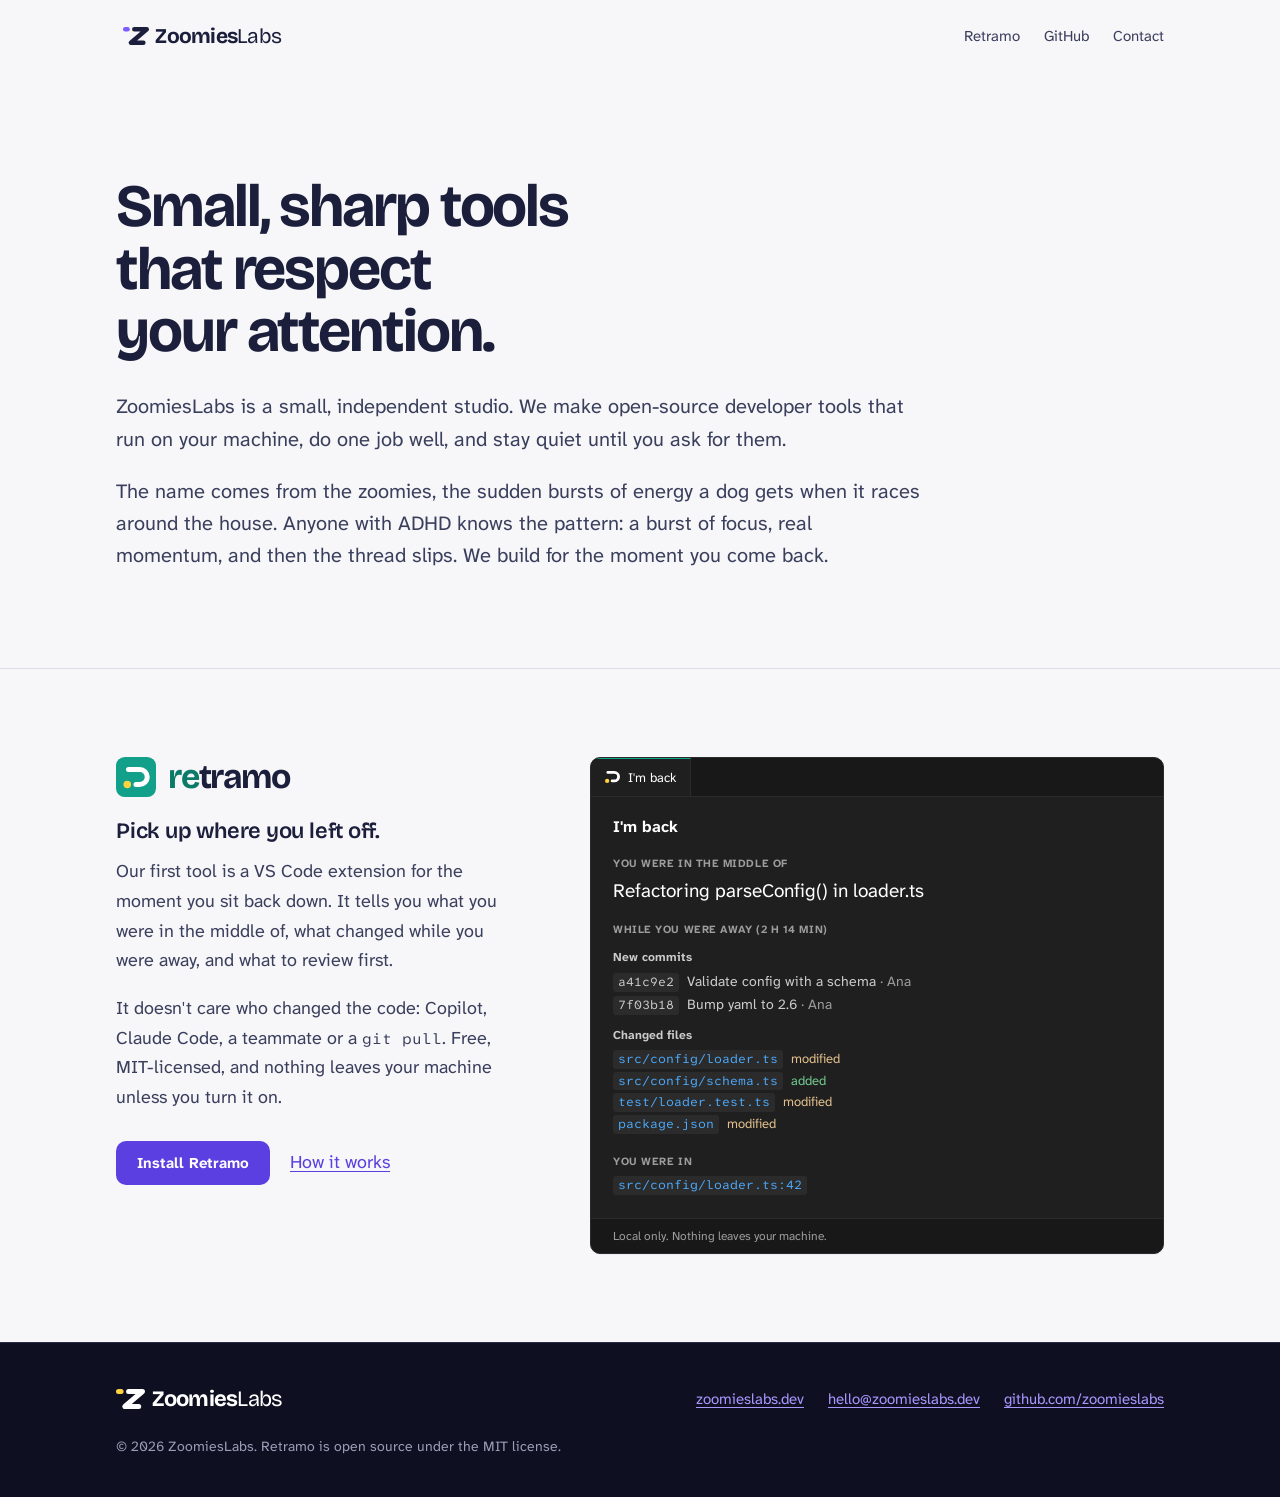
<file: index.html>
<!doctype html>
<html lang="en">
<head>
<meta charset="utf-8">
<meta name="viewport" content="width=device-width, initial-scale=1">
<title>ZoomiesLabs</title>
<meta name="description" content="ZoomiesLabs builds developer tools that run on your machine, do one job well, and never interrupt you. Open source, MIT. Makers of Retramo for VS Code.">
<link rel="canonical" href="https://zoomieslabs.dev/">
<link rel="icon" href="/favicon.ico" sizes="48x48">
<link rel="icon" href="/favicon.svg" type="image/svg+xml">
<link rel="preload" href="/assets/fonts/bricolage-grotesque.woff2" as="font" type="font/woff2" crossorigin>
<link rel="preload" href="/assets/fonts/atkinson-hyperlegible-next.woff2" as="font" type="font/woff2" crossorigin>
<link rel="stylesheet" href="/assets/site.css">
<meta name="theme-color" content="#F7F7FA" media="(prefers-color-scheme: light)">
<meta name="theme-color" content="#0E1022" media="(prefers-color-scheme: dark)">
<meta property="og:type" content="website">
<meta property="og:site_name" content="ZoomiesLabs">
<meta property="og:title" content="ZoomiesLabs · Small, sharp tools that respect your attention">
<meta property="og:description" content="Developer tools that run on your machine, do one job well, and never interrupt you. Open source, MIT.">
<meta property="og:url" content="https://zoomieslabs.dev/">
<meta property="og:image" content="https://zoomieslabs.dev/assets/media/banner-light.png">
<meta property="og:image:width" content="2560">
<meta property="og:image:height" content="640">
<meta property="og:image:alt" content="Retramo: pick up where you left off">
<meta name="twitter:card" content="summary_large_image">
<meta name="twitter:title" content="ZoomiesLabs · Small, sharp tools that respect your attention">
<meta name="twitter:description" content="Developer tools that run on your machine, do one job well, and never interrupt you. Open source, MIT.">
<meta name="twitter:image" content="https://zoomieslabs.dev/assets/media/banner-light.png">
</head>
<body>
<a class="skip" href="#main">Skip to content</a>

<header class="site-header">
  <div class="container">
    <a class="lockup" href="/" aria-label="ZoomiesLabs, home">
      <picture>
        <source srcset="/assets/brand/zoomieslabs-mark-on-dark-tight.svg" media="(prefers-color-scheme: dark)">
        <img src="/assets/brand/zoomieslabs-mark-on-light-tight.svg" alt="" width="46" height="32">
      </picture>
      <span class="wordmark">Zoomies<span>Labs</span></span>
    </a>
    <nav class="site-nav" aria-label="Main">
      <ul>
        <li><a href="/retramo">Retramo</a></li>
        <li><a href="https://github.com/zoomieslabs">GitHub</a></li>
        <li><a href="mailto:hello@zoomieslabs.dev">Contact</a></li>
      </ul>
    </nav>
  </div>
</header>

<main id="main">
  <section class="intro" aria-labelledby="intro-title">
    <div class="container">
      <h1 id="intro-title">Small, sharp tools that respect your attention.</h1>
      <div class="prose lead">
        <p>ZoomiesLabs is a small, independent studio. We make open-source developer tools that run on your machine, do one job well, and stay quiet until you ask for them.</p>
        <p>The name comes from the zoomies, the sudden bursts of energy a dog gets when it races around the house. Anyone with ADHD knows the pattern: a burst of focus, real momentum, and then the thread slips. We build for the moment you come back.</p>
      </div>
    </div>
  </section>

  <section class="product" aria-labelledby="retramo-title">
    <div class="container product-grid">
      <div>
        <h2 id="retramo-title" class="product-name">
          <img src="/assets/brand/retramo-icon.svg" alt="" width="40" height="40">
          <span class="pwm"><span class="re">re</span>tramo</span>
        </h2>
        <p class="tagline">Pick up where you left off.</p>
        <div class="prose">
          <p>Our first tool is a VS Code extension for the moment you sit back down. It tells you what you were in the middle of, what changed while you were away, and what to review first.</p>
          <p>It doesn't care who changed the code: Copilot, Claude Code, a teammate or a <code>git pull</code>. Free, MIT-licensed, and nothing leaves your machine unless you turn it on.</p>
        </div>
        <div class="get">
          <a class="btn btn-primary" href="/retramo#install">Install Retramo</a>
          <a href="/retramo">How it works</a>
        </div>
      </div>

      <figure class="shot" aria-label="What Retramo's panel shows when you come back">
        <div class="shot-bar">
          <span class="shot-tab"><img src="/assets/brand/retramo-glyph-on-dark-tight.svg" alt="" width="42" height="34">I'm back</span>
        </div>
        <div class="shot-body">
          <h3>I'm back</h3>
          <h4>You were in the middle of</h4>
          <p class="intent">Refactoring parseConfig() in loader.ts</p>

          <h4>While you were away (2 h 14 min)</h4>
          <h5>New commits</h5>
          <ul>
            <li><span class="chip hash">a41c9e2</span><span>Validate config with a schema <span class="by">· Ana</span></span></li>
            <li><span class="chip hash">7f03b18</span><span>Bump yaml to 2.6 <span class="by">· Ana</span></span></li>
          </ul>
          <h5>Changed files</h5>
          <ul>
            <li><span class="chip">src/config/loader.ts</span><span class="st modified">modified</span></li>
            <li><span class="chip">src/config/schema.ts</span><span class="st added">added</span></li>
            <li><span class="chip">test/loader.test.ts</span><span class="st modified">modified</span></li>
            <li><span class="chip">package.json</span><span class="st modified">modified</span></li>
          </ul>

          <h4>You were in</h4>
          <ul><li><span class="chip">src/config/loader.ts:42</span></li></ul>
        </div>
        <figcaption class="shot-foot">Local only. Nothing leaves your machine.</figcaption>
      </figure>
    </div>
  </section>
</main>

<footer class="site-footer">
  <div class="container">
    <div class="row">
      <a class="lockup" href="/" aria-label="ZoomiesLabs, home">
        <img src="/assets/brand/zoomieslabs-mark-on-dark-tight.svg" alt="" width="29" height="20">
        <span class="wordmark">Zoomies<span>Labs</span></span>
      </a>
      <ul>
        <li><a href="https://zoomieslabs.dev/">zoomieslabs.dev</a></li>
        <li><a href="mailto:hello@zoomieslabs.dev">hello@zoomieslabs.dev</a></li>
        <li><a href="https://github.com/zoomieslabs">github.com/zoomieslabs</a></li>
      </ul>
    </div>
    <p class="legal">© 2026 ZoomiesLabs. Retramo is open source under the MIT license.</p>
  </div>
</footer>
</body>
</html>
</file>
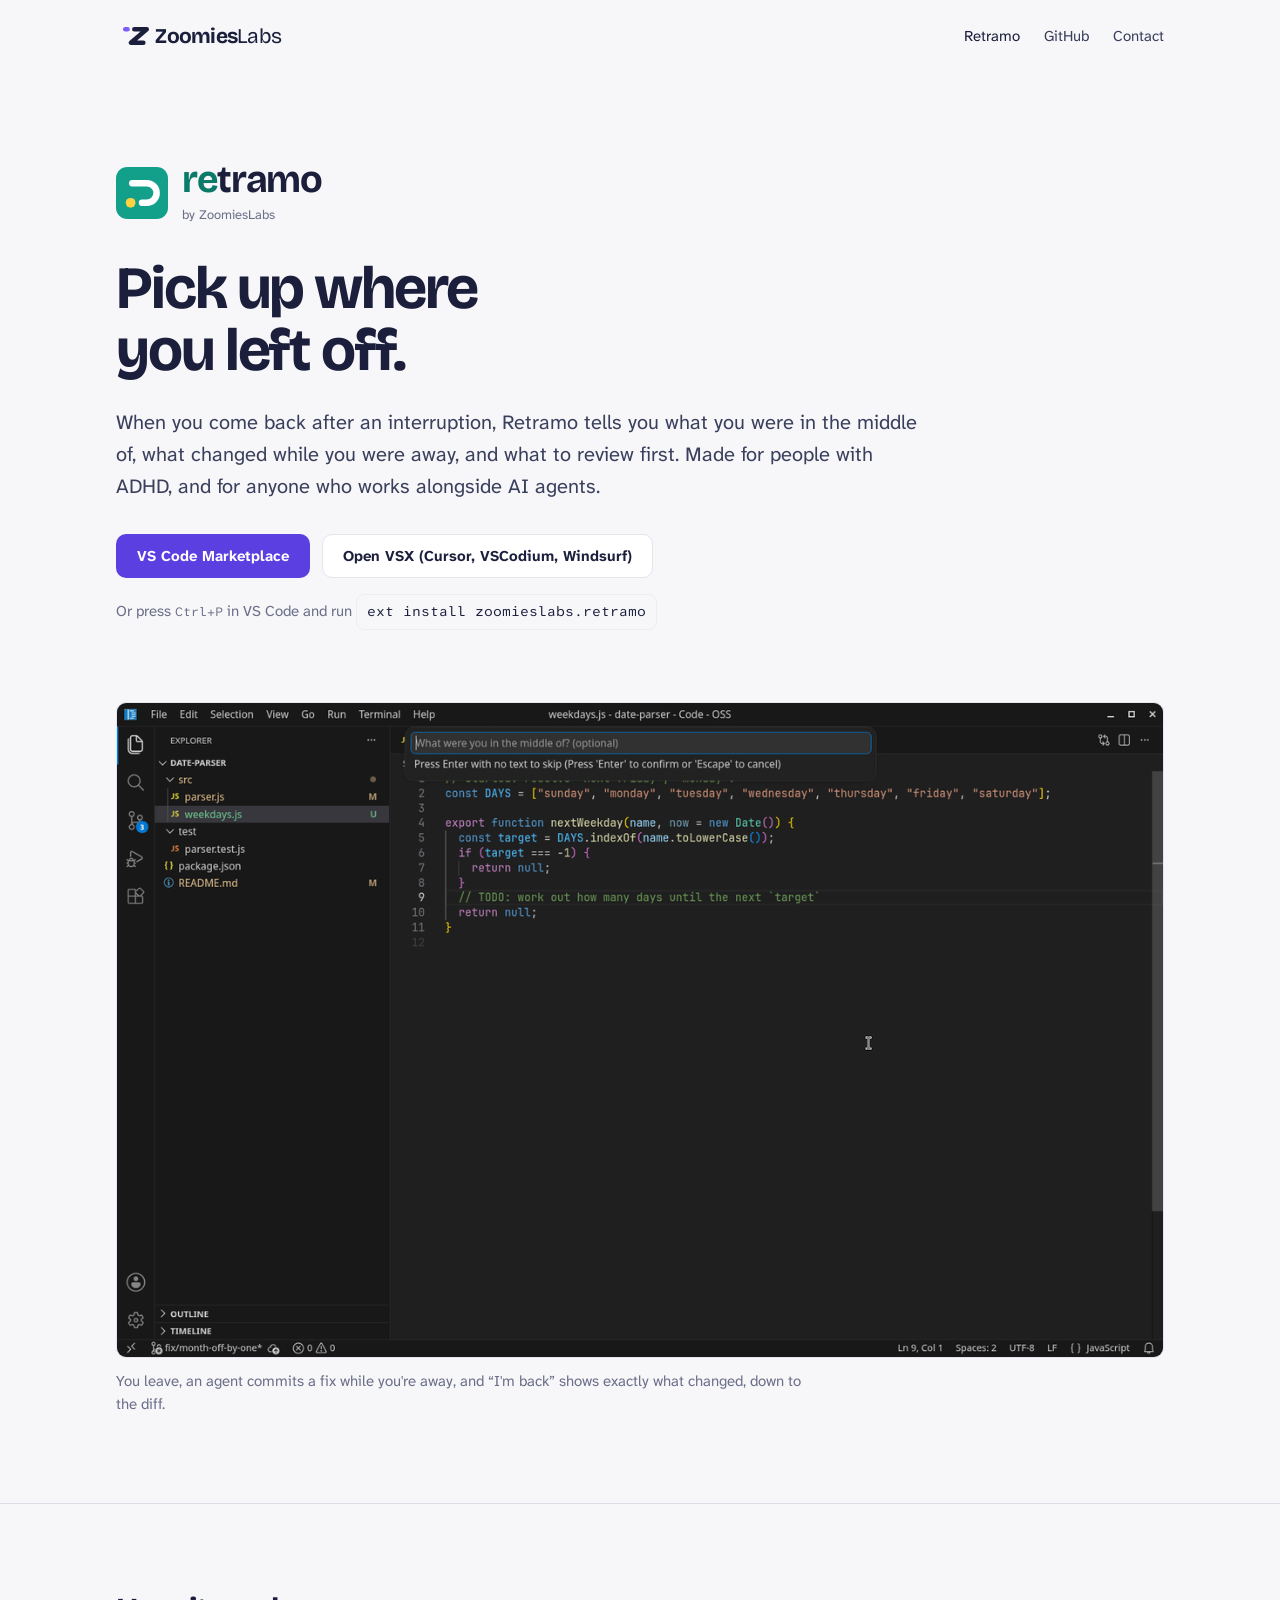
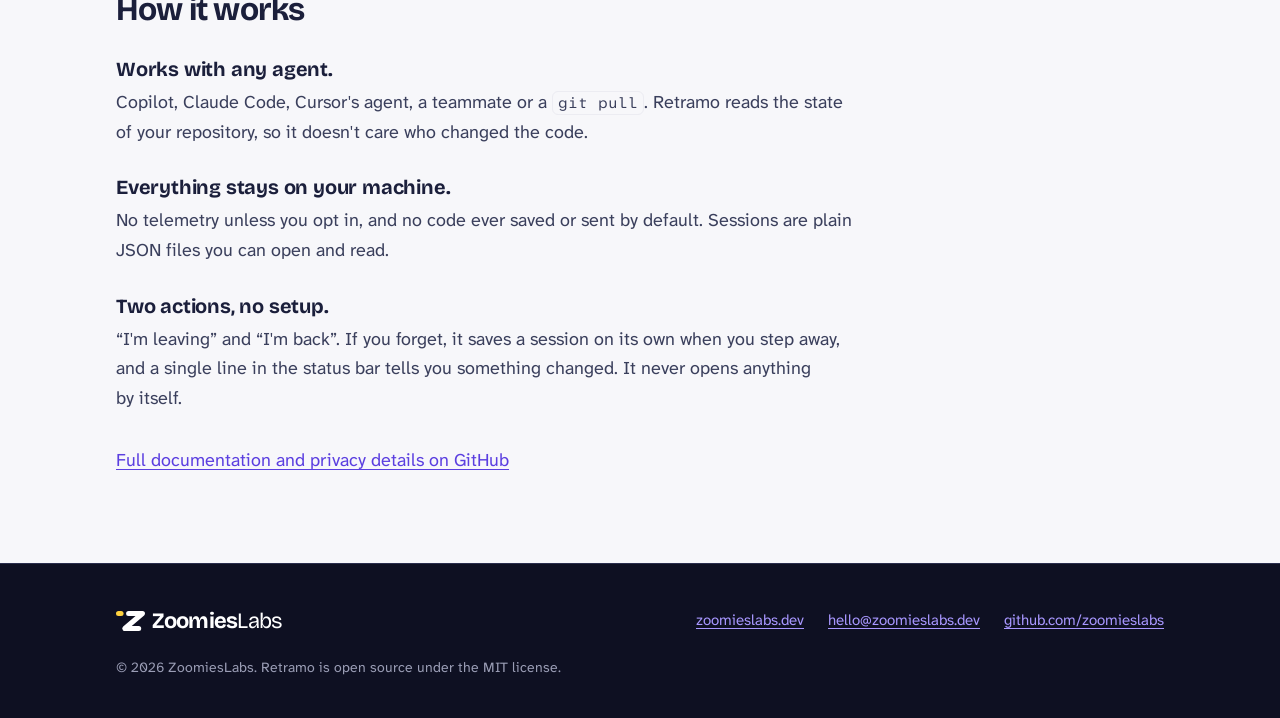
<file: retramo.html>
<!doctype html>
<html lang="en">
<head>
<meta charset="utf-8">
<meta name="viewport" content="width=device-width, initial-scale=1">
<title>Retramo · Pick up where you left off</title>
<meta name="description" content="Retramo is a free VS Code extension that tells you what you were in the middle of, what changed while you were away, and what to review first. Local by default, MIT.">
<link rel="canonical" href="https://zoomieslabs.dev/retramo">
<link rel="icon" href="/favicon.ico" sizes="48x48">
<link rel="icon" href="/favicon.svg" type="image/svg+xml">
<link rel="preload" href="/assets/fonts/bricolage-grotesque.woff2" as="font" type="font/woff2" crossorigin>
<link rel="preload" href="/assets/fonts/atkinson-hyperlegible-next.woff2" as="font" type="font/woff2" crossorigin>
<link rel="stylesheet" href="/assets/site.css">
<meta name="theme-color" content="#F7F7FA" media="(prefers-color-scheme: light)">
<meta name="theme-color" content="#0E1022" media="(prefers-color-scheme: dark)">
<meta property="og:type" content="website">
<meta property="og:site_name" content="ZoomiesLabs">
<meta property="og:title" content="Retramo · Pick up where you left off">
<meta property="og:description" content="A free VS Code extension that tells you what you were in the middle of, what changed while you were away, and what to review first.">
<meta property="og:url" content="https://zoomieslabs.dev/retramo">
<meta property="og:image" content="https://zoomieslabs.dev/assets/media/banner-light.png">
<meta property="og:image:width" content="2560">
<meta property="og:image:height" content="640">
<meta property="og:image:alt" content="Retramo: pick up where you left off">
<meta name="twitter:card" content="summary_large_image">
<meta name="twitter:title" content="Retramo · Pick up where you left off">
<meta name="twitter:description" content="A free VS Code extension that tells you what you were in the middle of, what changed while you were away, and what to review first.">
<meta name="twitter:image" content="https://zoomieslabs.dev/assets/media/banner-light.png">
</head>
<body>
<a class="skip" href="#main">Skip to content</a>

<header class="site-header">
  <div class="container">
    <a class="lockup" href="/" aria-label="ZoomiesLabs, home">
      <picture>
        <source srcset="/assets/brand/zoomieslabs-mark-on-dark-tight.svg" media="(prefers-color-scheme: dark)">
        <img src="/assets/brand/zoomieslabs-mark-on-light-tight.svg" alt="" width="46" height="32">
      </picture>
      <span class="wordmark">Zoomies<span>Labs</span></span>
    </a>
    <nav class="site-nav" aria-label="Main">
      <ul>
        <li><a href="/retramo" aria-current="page">Retramo</a></li>
        <li><a href="https://github.com/zoomieslabs">GitHub</a></li>
        <li><a href="mailto:hello@zoomieslabs.dev">Contact</a></li>
      </ul>
    </nav>
  </div>
</header>

<main id="main">
  <section class="r-intro" aria-labelledby="hero-title">
    <div class="container">
      <div class="r-name">
        <img src="/assets/brand/retramo-icon.svg" alt="" width="52" height="52">
        <div>
          <span class="pwm"><span class="re">re</span>tramo</span>
          <p class="by">by ZoomiesLabs</p>
        </div>
      </div>
      <h1 id="hero-title">Pick up where you left off.</h1>
      <div class="prose lead">
        <p>When you come back after an interruption, Retramo tells you what you were in the middle of, what changed while you were away, and what to review first. Made for people with ADHD, and for anyone who works alongside AI agents.</p>
      </div>
      <div class="install" id="install">
        <a class="btn btn-primary" href="https://marketplace.visualstudio.com/items?itemName=zoomieslabs.retramo">VS Code Marketplace</a>
        <a class="btn btn-secondary" href="https://open-vsx.org/extension/zoomieslabs/retramo">Open VSX (Cursor, VSCodium, Windsurf)</a>
      </div>
      <p class="install-cmd">Or press <code>Ctrl+P</code> in VS Code and run <code class="cmd">ext install zoomieslabs.retramo</code></p>
    </div>
  </section>

  <div class="container">
    <figure class="demo">
      <img src="/assets/media/demo.gif" width="1200" height="750" loading="lazy" alt="Retramo in VS Code: you leave, an agent commits a fix while you're away, and when you run “I'm back” the panel shows what you were in the middle of, the new commit, the changed files, and a diff of only what changed since you left.">
      <figcaption>You leave, an agent commits a fix while you're away, and “I'm back” shows exactly what changed, down to the diff.</figcaption>
    </figure>
  </div>

  <section class="notes" aria-labelledby="how-title">
    <div class="container">
      <h2 id="how-title">How it works</h2>
      <div class="prose">
        <p><strong>Works with any agent.</strong> Copilot, Claude Code, Cursor's agent, a teammate or a <code>git pull</code>. Retramo reads the state of your repository, so it doesn't care who changed the code.</p>
        <p><strong>Everything stays on your machine.</strong> No telemetry unless you opt in, and no code ever saved or sent by default. Sessions are plain JSON files you can open and read.</p>
        <p><strong>Two actions, no setup.</strong> “I'm leaving” and “I'm back”. If you forget, it saves a session on its own when you step away, and a single line in the status bar tells you something changed. It never opens anything by itself.</p>
      </div>
      <p class="docs"><a href="https://github.com/zoomieslabs/Retramo">Full documentation and privacy details on GitHub</a></p>
    </div>
  </section>
</main>

<footer class="site-footer">
  <div class="container">
    <div class="row">
      <a class="lockup" href="/" aria-label="ZoomiesLabs, home">
        <img src="/assets/brand/zoomieslabs-mark-on-dark-tight.svg" alt="" width="29" height="20">
        <span class="wordmark">Zoomies<span>Labs</span></span>
      </a>
      <ul>
        <li><a href="https://zoomieslabs.dev/">zoomieslabs.dev</a></li>
        <li><a href="mailto:hello@zoomieslabs.dev">hello@zoomieslabs.dev</a></li>
        <li><a href="https://github.com/zoomieslabs">github.com/zoomieslabs</a></li>
      </ul>
    </div>
    <p class="legal">© 2026 ZoomiesLabs. Retramo is open source under the MIT license.</p>
  </div>
</footer>
</body>
</html>
</file>
<file: assets/site.css>
/* ZoomiesLabs — zoomieslabs.dev
   Tokens follow the ZoomiesLabs brand book. Light first, dark redefined below. */

@font-face{font-family:"Bricolage Grotesque";src:url(/assets/fonts/bricolage-grotesque.woff2) format("woff2");font-weight:400 700;font-display:swap}
@font-face{font-family:"Atkinson Hyperlegible Next";src:url(/assets/fonts/atkinson-hyperlegible-next.woff2) format("woff2");font-weight:400 700;font-display:swap}
@font-face{font-family:"Atkinson Hyperlegible Mono";src:url(/assets/fonts/atkinson-hyperlegible-mono.woff2) format("woff2");font-weight:400;font-display:swap}

:root{
  color-scheme:light dark;

  /* brand (shapes) */
  --violet:#7C5CFF;
  --yellow:#FFD23F;
  --ink:#1B1F3B;
  --trail:#12A08A;

  /* neutrals */
  --n0:#FFFFFF;--n50:#F7F7FA;--n100:#ECECF2;--n200:#DCDDE6;--n300:#C9CBD8;
  --n500:#6B6F88;--n700:#3A3F5C;--n900:#1B1F3B;--n950:#0E1022;

  /* roles: light */
  --page:var(--n50);
  --surface:var(--n0);
  --inset:var(--n50);
  --card-border:#E4E4EC;
  --rule:var(--n200);
  --text:var(--ink);
  --text-2:var(--n700);
  --muted:var(--n500);
  --violet-text:#5B3FE0;
  --trail-text:#0B7A68;
  --link-hover:var(--ink);
  --btn-primary-bg:#5B3FE0;--btn-primary-fg:#FFFFFF;
  --btn-secondary-bg:#FFFFFF;--btn-secondary-border:#E4E4EC;--btn-secondary-fg:var(--ink);
  --code-bg:var(--n50);--code-border:var(--n100);
  --added:#1F7A4D;--modified:#8A5A00;--removed:#C2362F;

  /* type */
  --font-display:"Bricolage Grotesque",sans-serif;
  --font-body:"Atkinson Hyperlegible Next",system-ui,sans-serif;
  --font-mono:"Atkinson Hyperlegible Mono","JetBrains Mono",ui-monospace,monospace;

  /* layout */
  --container:1160px;
  --gutter:clamp(20px,5vw,56px);
  --section-pad:clamp(64px,9vw,112px);

  /* motion */
  --zl-ease-burst:cubic-bezier(.2,.9,.1,1);
  --zl-ease-exit:cubic-bezier(.4,0,1,1);
  --zl-dur-quick:120ms;
  --zl-dur-base:200ms;
}

@media (prefers-color-scheme:dark){
  :root{
    --page:var(--n950);
    --surface:#171A33;
    --inset:#12152B;
    --card-border:#2A2E4D;
    --rule:#2A2E4D;
    --text:#ECECF2;
    --text-2:var(--n300);
    --muted:#9A9DB5;
    --violet-text:#A897FF;
    --trail-text:#3DD6B8;
    --link-hover:#FFFFFF;
    --btn-primary-bg:#A897FF;--btn-primary-fg:#0E1022;
    --btn-secondary-bg:#171A33;--btn-secondary-border:#2A2E4D;--btn-secondary-fg:#FFFFFF;
    --code-bg:#12152B;--code-border:#2A2E4D;
    --added:#4CC38A;--modified:#FFD23F;--removed:#FF7A70;
  }
}

@media (prefers-reduced-motion:reduce){
  *,*::before,*::after{
    animation-duration:150ms !important;
    transition-property:opacity,color,background-color !important;
  }
}

/* base */
*,*::before,*::after{box-sizing:border-box}
html{-webkit-text-size-adjust:100%;text-size-adjust:100%}
body{margin:0;background:var(--page);color:var(--text-2);font-family:var(--font-body);font-size:17px;line-height:1.65;-webkit-font-smoothing:antialiased;overflow-x:hidden}
@media (min-width:768px){body{font-size:18px}}
::selection{background:#FFD23F;color:#1B1F3B}
img,svg,picture{display:block;max-width:100%}
h1,h2,h3{margin:0;font-family:var(--font-display);color:var(--text);text-wrap:balance}
p{margin:0;text-wrap:pretty}
p+p{margin-top:1em}
a{color:var(--violet-text);text-decoration-thickness:1px;text-underline-offset:3px;transition:color var(--zl-dur-quick) var(--zl-ease-burst)}
a:hover{color:var(--link-hover)}
:focus-visible{outline:2px solid var(--violet);outline-offset:2px;border-radius:3px}
code{font-family:var(--font-mono);font-size:.85em}
strong{color:var(--text);font-weight:700}

.container{max-width:var(--container);margin:0 auto;padding-left:var(--gutter);padding-right:var(--gutter)}
.prose{max-width:62ch}
.skip{position:absolute;left:-9999px;top:0}
.skip:focus{left:var(--gutter);top:12px;z-index:10;background:var(--surface);color:var(--text);padding:8px 12px;border-radius:8px}
.sr{position:absolute;width:1px;height:1px;padding:0;margin:-1px;overflow:hidden;clip:rect(0,0,0,0);white-space:nowrap;border:0}

/* type */
h1{font-size:clamp(36px,5.4vw,60px);line-height:1.04;font-weight:700;letter-spacing:-.035em}
h2{font-size:clamp(26px,3vw,32px);line-height:1.15;font-weight:700;letter-spacing:-.025em}
.lead{font-size:1.12em;line-height:1.6;color:var(--text-2)}
.muted{color:var(--muted)}
.small{font-size:15px;line-height:1.5}

/* lockup: mark height .86em, gap .32em */
.lockup{display:inline-flex;align-items:center;gap:.32em;font-size:21px;color:var(--text);text-decoration:none;line-height:1}
.lockup img{height:.86em;width:auto}
.lockup picture,.shot-head picture{display:contents}
.lockup:hover{color:var(--text)}
.wordmark{font-family:var(--font-display);font-weight:700;letter-spacing:-.035em;line-height:1}
.wordmark span{font-weight:400}
.pwm{font-family:var(--font-display);font-weight:700;letter-spacing:-.035em;line-height:1;color:var(--text)}
.pwm .re{color:var(--trail-text)}

/* header */
.site-header{padding-top:24px;padding-bottom:24px}
.site-header .container{display:flex;align-items:center;justify-content:space-between;gap:12px 24px;flex-wrap:wrap}
.site-nav ul{display:flex;gap:24px;margin:0;padding:0;list-style:none;font-size:15px}
.site-nav a{color:var(--text-2);text-decoration:none}
.site-nav a:hover{color:var(--text);text-decoration:underline}
.site-nav a[aria-current="page"]{color:var(--text)}

/* intro */
.intro{padding:clamp(40px,8vw,104px) 0 clamp(48px,8vw,96px)}
.intro h1{max-width:15ch}
.intro .prose{margin-top:28px}

/* product block on home */
.product{padding:clamp(48px,7vw,88px) 0;border-top:1px solid var(--rule)}
.product-grid{display:grid;grid-template-columns:1fr;gap:clamp(32px,5vw,64px);align-items:start}
@media (min-width:960px){.product-grid{grid-template-columns:minmax(0,5fr) minmax(0,7fr)}}
.product-name{display:flex;align-items:center;gap:12px;margin-bottom:20px}
.product-name img{width:40px;height:40px}
.product-name .pwm{font-size:34px}
.product .tagline{font-family:var(--font-display);font-weight:600;font-size:22px;line-height:1.3;letter-spacing:-.01em;color:var(--text);margin-bottom:12px}
.get{display:flex;flex-wrap:wrap;align-items:center;gap:12px 20px;margin-top:28px}

/* buttons */
.btn{display:inline-flex;align-items:center;justify-content:center;min-height:44px;padding:12px 20px;border-radius:10px;font-family:var(--font-body);font-size:15px;font-weight:700;line-height:1.2;text-decoration:none;border:1px solid transparent;transition:background-color var(--zl-dur-quick) var(--zl-ease-burst),border-color var(--zl-dur-quick) var(--zl-ease-burst),color var(--zl-dur-quick) var(--zl-ease-burst)}
.btn-primary{background:var(--btn-primary-bg);color:var(--btn-primary-fg)}
.btn-primary:hover{background:var(--violet);color:#FFFFFF}
@media (prefers-color-scheme:dark){.btn-primary:hover{background:#C3B8FF;color:#0E1022}}
.btn-secondary{background:var(--btn-secondary-bg);border-color:var(--btn-secondary-border);color:var(--btn-secondary-fg)}
.btn-secondary:hover{border-color:var(--violet-text);color:var(--btn-secondary-fg)}
.cmd{display:inline-block;max-width:100%;overflow-wrap:anywhere;font-family:var(--font-mono);font-size:14px;line-height:1.57;background:var(--code-bg);border:1px solid var(--code-border);border-radius:8px;padding:6px 10px;color:var(--text)}

/* the product shot: Retramo's real panel, as it looks inside VS Code (dark theme in both modes) */
.shot{margin:0;border-radius:10px;overflow:hidden;border:1px solid #2B2B2B;background:#1F1F1F;color:#CCCCCC;font-family:var(--font-body);font-size:14px;line-height:1.5;min-width:0}
@media (prefers-color-scheme:light){.shot{box-shadow:0 1px 0 rgba(27,31,59,.04)}}
.shot-bar{display:flex;align-items:stretch;background:#181818;border-bottom:1px solid #2B2B2B;font-size:13px}
.shot-tab{display:flex;align-items:center;gap:8px;padding:9px 14px;background:#1F1F1F;color:#FFFFFF;border-right:1px solid #2B2B2B;border-top:1px solid #12A08A}
.shot-tab img{height:12px;width:auto}
.shot-body{padding:18px 22px 22px}
.shot h3{font-family:var(--font-body);font-size:16px;font-weight:700;color:#FFFFFF;letter-spacing:0;margin:0 0 16px}
.shot h4{font-family:var(--font-body);font-size:11px;font-weight:700;letter-spacing:.05em;text-transform:uppercase;color:#9D9D9D;margin:18px 0 6px}
.shot h4:first-of-type{margin-top:0}
.shot .intent{font-size:19px;line-height:1.35;color:#FFFFFF}
.shot h5{font-family:var(--font-body);font-size:12px;font-weight:700;color:#CCCCCC;margin:10px 0 4px}
.shot ul{list-style:none;margin:0;padding:0}
.shot li{display:flex;align-items:baseline;gap:8px;min-width:0;padding:1px 0}
.shot .chip{font-family:var(--font-mono);font-size:12.5px;background:#2B2B2B;color:#4DAAFC;border-radius:3px;padding:0 5px;white-space:nowrap;overflow:hidden;text-overflow:ellipsis;min-width:0}
.shot .chip.hash{color:#CCCCCC;flex:none}
.shot .st{color:#9D9D9D;font-size:13px;white-space:nowrap}
.shot .st.modified{color:#E2C08D}
.shot .st.added{color:#73C991}
.shot .by{color:#9D9D9D}
.shot-foot{border-top:1px solid #2B2B2B;padding:8px 22px;font-size:12px;color:#9D9D9D;background:#181818}

/* retramo page */
.r-intro{padding:clamp(40px,7vw,88px) 0 clamp(40px,6vw,72px)}
.r-name{display:flex;align-items:center;gap:14px;margin-bottom:32px}
.r-name img{width:52px;height:52px}
.r-name .pwm{font-size:38px}
.r-name .by{font-size:13px;line-height:1.5;color:var(--muted);margin-top:4px}
.r-intro h1{max-width:16ch}
.r-intro .prose{margin-top:24px}
.install{display:flex;flex-wrap:wrap;gap:12px;margin-top:32px}
.install-cmd{margin-top:16px;font-size:15px;color:var(--muted)}
.demo{margin:0;padding-bottom:clamp(48px,7vw,88px)}
.demo img{width:100%;height:auto;border-radius:10px;border:1px solid var(--card-border)}
.demo figcaption{margin-top:12px;font-size:15px;line-height:1.5;color:var(--muted);max-width:70ch}
.notes{padding:clamp(48px,7vw,88px) 0;border-top:1px solid var(--rule)}
.notes h2{margin-bottom:24px}
.notes p strong{display:block;font-family:var(--font-display);font-size:20px;letter-spacing:-.01em;margin-bottom:2px}
.notes p+p{margin-top:24px}
.notes code{background:var(--code-bg);border:1px solid var(--code-border);border-radius:6px;padding:1px 5px}
.notes .docs{margin-top:32px}

/* footer: always dark */
.site-footer{background:#0E1022;color:#9A9DB5;padding:44px 0 40px;border-top:1px solid #2A2E4D}
.site-footer .row{display:flex;flex-wrap:wrap;align-items:center;justify-content:space-between;gap:20px 32px}
.site-footer .lockup{font-size:22px;color:#FFFFFF}
.site-footer .lockup img{height:20px}
.site-footer ul{display:flex;flex-wrap:wrap;gap:8px 24px;margin:0;padding:0;list-style:none;font-size:15px}
.site-footer a{color:#A897FF}
.site-footer a:hover{color:#FFFFFF}
.site-footer .legal{margin-top:24px;font-size:14px;line-height:1.5;color:#9A9DB5}
.site-footer :focus-visible{outline-color:#A897FF}

/* 404 */
.notfound{padding:clamp(64px,10vw,128px) 0;min-height:60vh}
.notfound p{margin-top:16px}
.notfound .install{margin-top:28px}
.legal-only{margin-top:0 !important}
</file>
